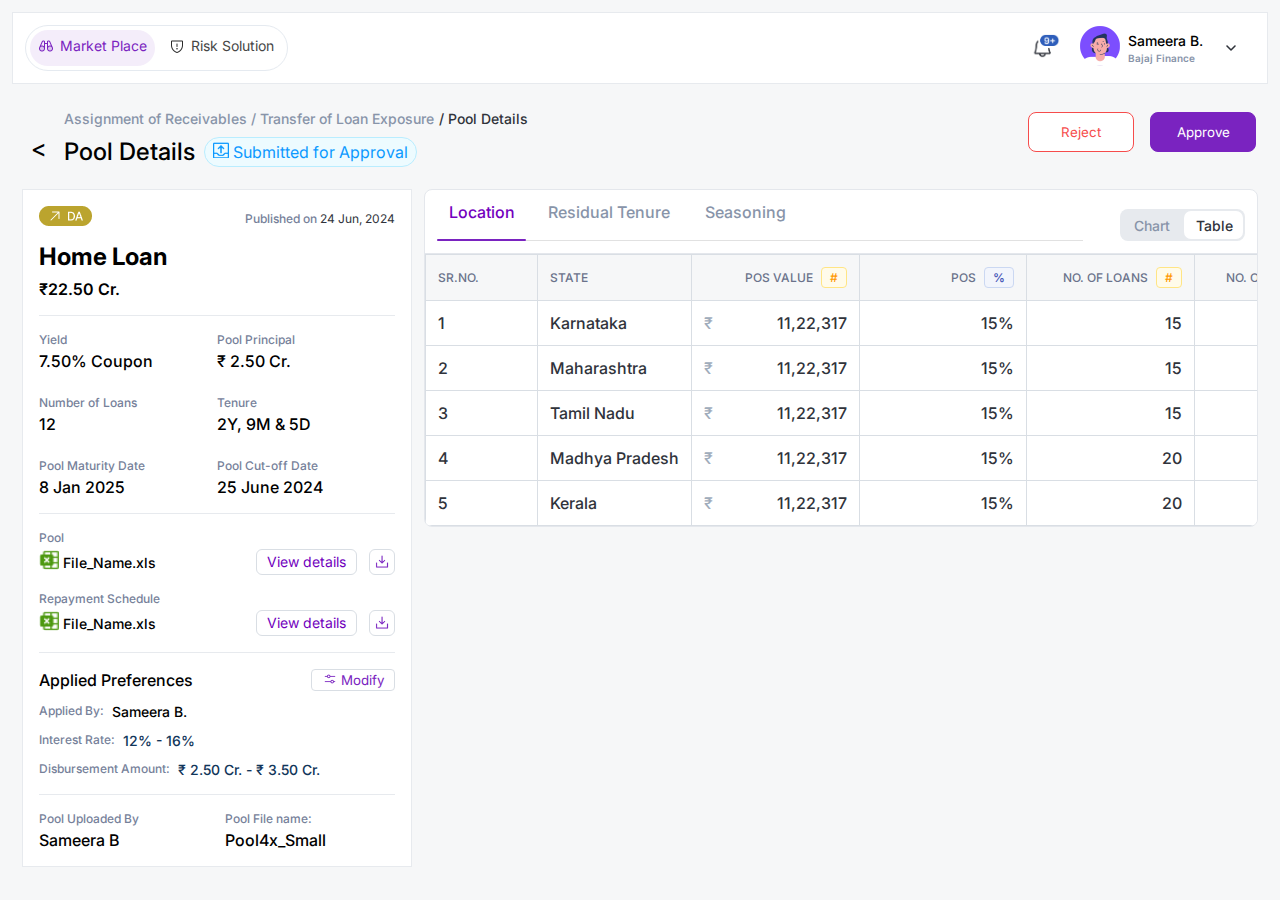
<file: index.html>
<!DOCTYPE html>
<html lang="en">

<head>
    <meta charset="UTF-8">
    <meta name="viewport" content="width=device-width, initial-scale=1.0">
    <link
        href="https://fonts.googleapis.com/css2?family=Inter:ital,opsz,wght@0,14..32,100..900;1,14..32,100..900&display=swap"
        rel="stylesheet">
    <link rel="stylesheet" href="style.css">
    <title>Loan Page</title>
</head>

<body>
    <div class="container">
        <div class="navbar">
            <div class="nav__switch">
                <div class="nav__switch1">
                    <div class="switch1__icon"><img src="img/Frame (1).png" alt="marketplace"></div>
                    <div class="switch1__name">Market Place</div>
                </div>
                <div class="nav__switch2">
                    <div class="switch2__icon"><img src="img/warn.png" alt="warn"></div>
                    <div class="switch2__name">Risk Solution</div>
                </div>
            </div>

            <div class="nav__profile">

                <div class="profile__bell">
                    <img src="img/Group 33968.png" alt="bell">
                </div>

                <div class="profile">
                    <div class="profile__pic">
                        <img src="img/Ellipse 132 (1).png" alt="profile">
                    </div>
                    <div class="profile__details">
                        <div class="profile__info">
                            <div class="profile__name">Sameera B.</div>
                            <div class="profile__company">Bajaj Finance</div>
                        </div>
                        <div class="profile__hamburger"><img src="img/hamburger icon.png" alt="hambicon"></div>
                        <div class="profile__downarrow"><img src="img/tabler_chevron-up.png" alt="downsymbol"></div>
                    </div>
                </div>
            </div>
        </div>

        <div class="panel__loan__table">
            <div class="panel">
                <div class="panel__section">
                    <div class="panel__section--names">
                        <div>Assignment of Receivables / Transfer of Loan Exposure </div>
                        <div class="panel__pooldetails">/ Pool Details</div>
                    </div>
                    <div class="section__pooldetail">
                        <div class="section__name--pool">
                            <div class="section__name--sym">&lt;</div>
                            <div class="section__name--text"> Pool Details </div>
                        </div>
                        <div class="section__upload">
                            <div class="upload__icon"><img src="img/picupload.png" alt="picupload"></div>
                            <div class="upload__name">Submitted for Approval</div>
                        </div>

                    </div>
                </div>

                <div class="panel__buttons">
                    <div class="button__reject"><button>Reject</button></div>
                    <div class="button__approve"><button>Approve</button></div>
                </div>
            </div>
            <!-- </div> -->

            <!-- home loan box -->

            <div class="loanandtable">
                <div class="homeloan__box">
                    <div class="box">
                        <div class="box1">
                            <div class="box1__img">
                                <img src="img/Tag-Review.png" alt="boximage">
                            </div>
                            <div class="box1__pub"> Published on <span class="box1__date"
                                    style="color:rgb(48, 51, 59);"> 24 Jun,
                                    2024</span>
                            </div>
                        </div>
                        <div class="box2">
                            <h2 class="box2__title">Home Loan</h2>
                            <span class="box2__title__amount">₹22.50 Cr.</span>
                        </div>
                    </div>
                    <div class="line"></div>
                    <div class="box3">
                        <div class="box3__item">
                            <!-- <div class="box3__item--space"> -->
                            <div class="box3__data">Yield</div>
                            <div class="box3__value"> 7.50% Coupon</div>
                            <!-- </div> -->
                        </div>
                        <div class="box3__item">
                            <div class="box3__data"> Pool Principal </div>
                            <div class="box3__value">₹ 2.50 Cr.</div>
                        </div>
                        <div class="box3__item">
                            <div class="box3__data">Number of Loans </div>
                            <div class="box3__value">12</div>
                        </div>
                        <div class="box3__item">
                            <div class="box3__data">Tenure</div>
                            <div class="box3__value">2Y, 9M & 5D</div>
                        </div>
                        <div class="box3__item">
                            <div class="box3__data">Pool Maturity Date</div>
                            <div class="box3__value">8 Jan 2025</div>
                        </div>
                        <div class="box3__item">
                            <div class="box3__data">Pool Cut-off Date</div>
                            <div class="box3__value">25 June 2024</div>
                        </div>
                    </div>
                    <!-- <hr> -->
                    <div class="line"></div>

                    <div class="box4">
                        <div class="box4__title">Pool</div>

                        <div class="box4__title--folder">
                            <div class="box4__folder">
                                <span class="box4__folder--img"><img src="img/Vector (1).png" alt="box4__img1"></span>
                                <span class="box4__folder--file">File_Name.xls</span>
                            </div>
                            <div class="box4__folderbtn">
                                <button class="box4__btn--viewbtn">View details</button>
                                <button class="box4__btn--img"> <img src="img/down.png" alt="downloadimage"></button>
                            </div>
                        </div>
                    </div>

                    <div class="box4">
                        <div class="box4__title">Repayment Schedule</div>
                        <div class="box4__title--folder">
                            <div class="box4__folder">
                                <span class="box4__folder--img"><img src="img/Vector (1).png" alt="excel icon"></span>
                                <span class="box4__folder--file">File_Name.xls</span>
                            </div>

                            <div class="box4__folderbtn">
                                <button class="box4__btn--viewbtn">View details</button>
                                <button class="box4__btn--img"><img src="img/down.png" alt="download"></button>
                            </div>
                        </div>
                    </div>
                    <div class="line"></div>

                    <div class="box5">
                        <!-- <div class="box5__modify--details"></div> -->
                        <div class="box5__text--modify">
                            <div class="box5__text">Applied Preferences</div>
                            <!-- <div class="box5__modify--btn"> -->
                                <div class="box5__btn">
                                    <button>
                                        <div class="box5__btn--textimg">
                                        <div class="box5__btn--img"><img src="img/SlidersHorizontal.png"
                                                alt="adjusimg"></div>
                                        <div class="box5__btn--text">Modify</div> </div> </button>


                                    <!-- <div class="box5__btn--img"><img src="SlidersHorizontal.png" alt="adjusimg"></div>
                                    <div class="box5__btn--text">Modify</div> -->
                                </div>
                            <!-- </div> -->
                        </div>
                        <div class="box5__details">
                            <div class="box5__details--data">
                                <div class="box5__details--que">Applied By:</div>
                                <div class="box5__details--ans"> Sameera B.</div>
                            </div>
                            <div class="box5__details--data">
                                <div class="box5__details--que"> Interest Rate:</div>
                                <div class="box5__details--ans"> <span style="color: rgba(17, 54, 90, 1);">12% -
                                        16%</span></div>
                            </div>
                            <div class="box5__details--data">
                                <div class="box5__details--que">Disbursement Amount:</div>
                                <div class="box5__details--ans"><span style="color: rgba(17, 54, 90, 1);">₹ 2.50 Cr. - ₹
                                        3.50
                                        Cr.</span></div>
                            </div>
                        </div>
                        

                    </div>
                    <div class="line"></div>

                    <div class="box6">
                        <div class="box6__details">
                            <div class="box6__details--que">Pool Uploaded By</div>
                            <div class="box6__details--ans">Sameera B</div>
                        </div>
                        <div class="box6__details">
                            <div class="box6__details--que">Pool File name:</div>
                            <div class="box6__details--ans">Pool4x_Small</div>
                        </div>
                    </div>

                </div>

                <!-- table box -->

                <div class="total__tablebox">
                    <div class="box1__tablebox">
                        <div class="box1__title">
                            <div class="box1__title1">
                                <div class="box1__title1--loc"> Location </div>
                                <div class="locationline"></div>
                            </div>

                            <div class="box1__title2">Residual Tenure</div>
                            <div class="box1__title3">Seasoning</div>
                        </div>

                        <div class="box1__switch-box">
                            <button class="chart-btn">Chart</button>
                            <button class="table-btn">Table</button>
                        </div>

                    </div>
                    <div class="box2__table">
                        <table>
                            <tr>
                                <th class="th1">
                                    <div class="leftalign">SR.NO.</div>
                                </th>
                                <th class="th2">
                                    <div class="state"> STATE</div>
                                </th>

                                <th class="th3">
                                    <div class="box2__hashdiv">
                                        <div class="hash__value">POS VALUE </div>
                                        <div class="hash__symbol">#</div>
                                    </div>
                                </th>

                                <th class="th4">
                                    <div class="box2__percentdiv">
                                        <div class="percent__value">POS</div>
                                        <div class="percent__symbol">%</div>
                                    </div>
                                </th>
                                <th class="th5">
                                    <div class="box2__hashdiv">
                                        <div class="hash__value">NO. OF LOANS </div>
                                        <div class="hash__symbol">#</div>
                                    </div>
                                </th>
                                <th class="th6">
                                    <div class="box2__percentdiv">
                                        <div class="percent__value">NO. OF LOANS
                                        </div>
                                        <div class="percent__symbol">%</div>
                                    </div>
                                </th>
                            </tr>
                            <tr>
                                <td class="leftalign">
                                    <div class="sno">1</div>
                                </td>
                                <td class="leftalign">
                                    <div class="state">Karnataka</div>
                                </td>
                                <td>
                                    <div class="box2__value">
                                        <div class="rs__symbol">₹</div>
                                        <div class="rate">11,22,317</div>
                                    </div>
                                </td>
                                <td>
                                    <div class="rightalign">15%</div>
                                </td>
                                <td>
                                    <div class="rightalign">15</div>
                                </td>
                                <td>
                                    <div class="rightalign">32.65%</div>
                                </td>
                            </tr>
                            <tr>
                                <td>
                                    <div class="leftalign">
                                        <div class="sno">2</div>
                                    </div>
                                </td>
                                <td class="leftalign">
                                    <div class="state">Maharashtra</div>
                                </td>
                                <td>
                                    <div class="box2__value">
                                        <div class="rs__symbol">₹</div>
                                        <div class="rate">11,22,317</div>
                                    </div>
                                </td>
                                <td>
                                    <div class="rightalign">15%</div>
                                </td>
                                <td>
                                    <div class="rightalign">15</div>
                                </td>
                                <td>
                                    <div class="rightalign">32.65%</div>
                                </td>
                            </tr>
                            <tr>
                                <td>
                                    <div class="leftalign">
                                        <div class="sno">3</div>
                                    </div>
                                </td>
                                <td class="leftalign">
                                    <div class="state">Tamil Nadu</div>
                                </td>
                                <td>
                                    <div class="box2__value">
                                        <div class="rs__symbol">₹</div>
                                        <div class="rate">11,22,317</div>
                                    </div>
                                </td>
                                <td>
                                    <div class="rightalign">15%</div>
                                </td>
                                <td>
                                    <div class="rightalign">15</div>
                                </td>
                                <td>
                                    <div class="rightalign">32.65%</div>
                                </td>
                            </tr>
                            <tr>
                                <td>
                                    <div class="leftalign">
                                        <div class="sno">4</div>
                                    </div>
                                </td>
                                <td class="leftalign">
                                    <div class="state">Madhya Pradesh</div>
                                </td>
                                <td>
                                    <div class="box2__value">
                                        <div class="rs__symbol">₹</div>
                                        <div class="rate">11,22,317</div>
                                    </div>
                                </td>
                                <td>
                                    <div class="rightalign">15%</div>
                                </td>
                                <td>
                                    <div class="rightalign">20</div>
                                </td>
                                <td>
                                    <div class="rightalign">32.65%</div>
                                </td>
                            </tr>
                            <tr>
                                <td>
                                    <div class="leftalign">
                                        <div class="sno">5</div>
                                    </div>
                                </td>
                                <td class="leftalign">
                                    <div class="state">Kerala</div>
                                </td>
                                <td>
                                    <div class="box2__value">
                                        <div class="rs__symbol">₹</div>
                                        <div class="rate">11,22,317</div>
                                    </div>
                                </td>
                                <td>
                                    <div class="rightalign">15%</div>
                                </td>
                                <td>
                                    <div class="rightalign">20</div>
                                </td>
                                <td>
                                    <div class="rightalign">32.65%</div>
                                </td>
                            </tr>
                        </table>
                    </div>
                </div>
            </div>
        </div>
    </div>
</body>

</html>

</body>

</html>
</file>
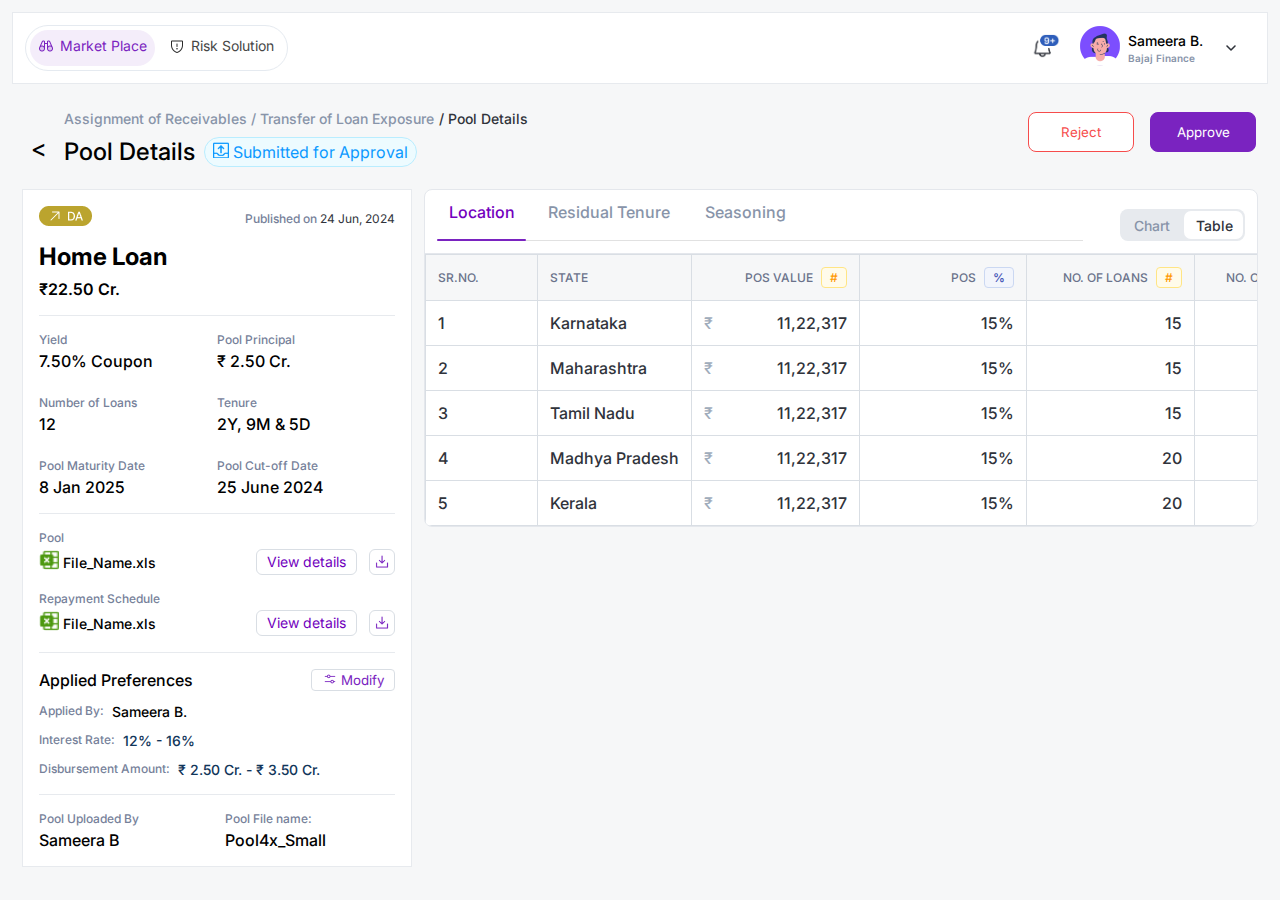
<file: task5.html>
<!DOCTYPE html>
<html lang="en">

<head>
    <meta charset="UTF-8">
    <meta name="viewport" content="width=device-width, initial-scale=1.0">
    <link
        href="https://fonts.googleapis.com/css2?family=Inter:ital,opsz,wght@0,14..32,100..900;1,14..32,100..900&display=swap"
        rel="stylesheet">
    <link rel="stylesheet" href="task5.css">
    <title>task5</title>
</head>

<body>
    <div class="container">
        <div class="navbar">
            <div class="nav__switch">
                <div class="nav__switch1">
                    <div class="switch1__icon"><img src="img/Frame (1).png" alt="marketplace"></div>
                    <div class="switch1__name">Market Place</div>
                </div>
                <div class="nav__switch2">
                    <div class="switch2__icon"><img src="img/warn.png" alt="warn"></div>
                    <div class="switch2__name">Risk Solution</div>
                </div>
            </div>

            <div class="nav__profile">

                <div class="profile__bell">
                    <img src="img/Group 33968.png" alt="bell">
                </div>

                <div class="profile">
                    <div class="profile__pic">
                        <img src="img/Ellipse 132 (1).png" alt="profile">
                    </div>
                    <div class="profile__details">
                        <div class="profile__info">
                            <div class="profile__name">Sameera B.</div>
                            <div class="profile__company">Bajaj Finance</div>
                        </div>
                        <div class="profile__hamburger"><img src="img/hamburger icon.png" alt="hambicon"></div>
                        <div class="profile__downarrow"><img src="img/tabler_chevron-up.png" alt="downsymbol"></div>
                    </div>
                </div>
            </div>
        </div>

        <div class="panel__loan__table">
            <div class="panel">
                <div class="panel__section">
                    <div class="panel__section--names">
                        <div>Assignment of Receivables / Transfer of Loan Exposure </div>
                        <div class="panel__pooldetails">/ Pool Details</div>
                    </div>
                    <div class="section__pooldetail">
                        <div class="section__name--pool">
                            <div class="section__name--sym">&lt;</div>
                            <div class="section__name--text"> Pool Details </div>
                        </div>
                        <div class="section__upload">
                            <div class="upload__icon"><img src="img/picupload.png" alt="picupload"></div>
                            <div class="upload__name">Submitted for Approval</div>
                        </div>

                    </div>
                </div>

                <div class="panel__buttons">
                    <div class="button__reject"><button>Reject</button></div>
                    <div class="button__approve"><button>Approve</button></div>
                </div>
            </div>
            <!-- </div> -->

            <!-- home loan box -->

            <div class="loanandtable">
                <div class="homeloan__box">
                    <div class="box">
                        <div class="box1">
                            <div class="box1__img">
                                <img src="img/Tag-Review.png" alt="boximage">
                            </div>
                            <div class="box1__pub"> Published on <span class="box1__date"
                                    style="color:rgb(48, 51, 59);"> 24 Jun,
                                    2024</span>
                            </div>
                        </div>
                        <div class="box2">
                            <h2 class="box2__title">Home Loan</h2>
                            <span class="box2__title__amount">₹22.50 Cr.</span>
                        </div>
                    </div>
                    <div class="line"></div>
                    <div class="box3">
                        <div class="box3__item">
                            <!-- <div class="box3__item--space"> -->
                            <div class="box3__data">Yield</div>
                            <div class="box3__value"> 7.50% Coupon</div>
                            <!-- </div> -->
                        </div>
                        <div class="box3__item">
                            <div class="box3__data"> Pool Principal </div>
                            <div class="box3__value">₹ 2.50 Cr.</div>
                        </div>
                        <div class="box3__item">
                            <div class="box3__data">Number of Loans </div>
                            <div class="box3__value">12</div>
                        </div>
                        <div class="box3__item">
                            <div class="box3__data">Tenure</div>
                            <div class="box3__value">2Y, 9M & 5D</div>
                        </div>
                        <div class="box3__item">
                            <div class="box3__data">Pool Maturity Date</div>
                            <div class="box3__value">8 Jan 2025</div>
                        </div>
                        <div class="box3__item">
                            <div class="box3__data">Pool Cut-off Date</div>
                            <div class="box3__value">25 June 2024</div>
                        </div>
                    </div>
                    <!-- <hr> -->
                    <div class="line"></div>

                    <div class="box4">
                        <div class="box4__title">Pool</div>

                        <div class="box4__title--folder">
                            <div class="box4__folder">
                                <span class="box4__folder--img"><img src="img/Vector (1).png" alt="box4__img1"></span>
                                <span class="box4__folder--file">File_Name.xls</span>
                            </div>
                            <div class="box4__folderbtn">
                                <button class="box4__btn--viewbtn">View details</button>
                                <button class="box4__btn--img"> <img src="img/down.png" alt="downloadimage"></button>
                            </div>
                        </div>
                    </div>

                    <div class="box4">
                        <div class="box4__title">Repayment Schedule</div>
                        <div class="box4__title--folder">
                            <div class="box4__folder">
                                <span class="box4__folder--img"><img src="img/Vector (1).png" alt="excel icon"></span>
                                <span class="box4__folder--file">File_Name.xls</span>
                            </div>

                            <div class="box4__folderbtn">
                                <button class="box4__btn--viewbtn">View details</button>
                                <button class="box4__btn--img"><img src="img/down.png" alt="download"></button>
                            </div>
                        </div>
                    </div>
                    <div class="line"></div>

                    <div class="box5">
                        <!-- <div class="box5__modify--details"></div> -->
                        <div class="box5__text--modify">
                            <div class="box5__text">Applied Preferences</div>
                            <!-- <div class="box5__modify--btn"> -->
                                <div class="box5__btn">
                                    <button>
                                        <div class="box5__btn--textimg">
                                        <div class="box5__btn--img"><img src="img/SlidersHorizontal.png"
                                                alt="adjusimg"></div>
                                        <div class="box5__btn--text">Modify</div> </div> </button>


                                    <!-- <div class="box5__btn--img"><img src="SlidersHorizontal.png" alt="adjusimg"></div>
                                    <div class="box5__btn--text">Modify</div> -->
                                </div>
                            <!-- </div> -->
                        </div>
                        <div class="box5__details">
                            <div class="box5__details--data">
                                <div class="box5__details--que">Applied By:</div>
                                <div class="box5__details--ans"> Sameera B.</div>
                            </div>
                            <div class="box5__details--data">
                                <div class="box5__details--que"> Interest Rate:</div>
                                <div class="box5__details--ans"> <span style="color: rgba(17, 54, 90, 1);">12% -
                                        16%</span></div>
                            </div>
                            <div class="box5__details--data">
                                <div class="box5__details--que">Disbursement Amount:</div>
                                <div class="box5__details--ans"><span style="color: rgba(17, 54, 90, 1);">₹ 2.50 Cr. - ₹
                                        3.50
                                        Cr.</span></div>
                            </div>
                        </div>
                        

                    </div>
                    <div class="line"></div>

                    <div class="box6">
                        <div class="box6__details">
                            <div class="box6__details--que">Pool Uploaded By</div>
                            <div class="box6__details--ans">Sameera B</div>
                        </div>
                        <div class="box6__details">
                            <div class="box6__details--que">Pool File name:</div>
                            <div class="box6__details--ans">Pool4x_Small</div>
                        </div>
                    </div>

                </div>

                <!-- table box -->

                <div class="total__tablebox">
                    <div class="box1__tablebox">
                        <div class="box1__title">
                            <div class="box1__title1">
                                <div class="box1__title1--loc"> Location </div>
                                <div class="locationline"></div>
                            </div>

                            <div class="box1__title2">Residual Tenure</div>
                            <div class="box1__title3">Seasoning</div>
                        </div>

                        <div class="box1__switch-box">
                            <button class="chart-btn">Chart</button>
                            <button class="table-btn">Table</button>
                        </div>

                    </div>
                    <div class="box2__table">
                        <table>
                            <tr>
                                <th class="th1">
                                    <div class="leftalign">SR.NO.</div>
                                </th>
                                <th class="th2">
                                    <div class="state"> STATE</div>
                                </th>

                                <th class="th3">
                                    <div class="box2__hashdiv">
                                        <div class="hash__value">POS VALUE </div>
                                        <div class="hash__symbol">#</div>
                                    </div>
                                </th>

                                <th class="th4">
                                    <div class="box2__percentdiv">
                                        <div class="percent__value">POS</div>
                                        <div class="percent__symbol">%</div>
                                    </div>
                                </th>
                                <th class="th5">
                                    <div class="box2__hashdiv">
                                        <div class="hash__value">NO. OF LOANS </div>
                                        <div class="hash__symbol">#</div>
                                    </div>
                                </th>
                                <th class="th6">
                                    <div class="box2__percentdiv">
                                        <div class="percent__value">NO. OF LOANS
                                        </div>
                                        <div class="percent__symbol">%</div>
                                    </div>
                                </th>
                            </tr>
                            <tr>
                                <td class="leftalign">
                                    <div class="sno">1</div>
                                </td>
                                <td class="leftalign">
                                    <div class="state">Karnataka</div>
                                </td>
                                <td>
                                    <div class="box2__value">
                                        <div class="rs__symbol">₹</div>
                                        <div class="rate">11,22,317</div>
                                    </div>
                                </td>
                                <td>
                                    <div class="rightalign">15%</div>
                                </td>
                                <td>
                                    <div class="rightalign">15</div>
                                </td>
                                <td>
                                    <div class="rightalign">32.65%</div>
                                </td>
                            </tr>
                            <tr>
                                <td>
                                    <div class="leftalign">
                                        <div class="sno">2</div>
                                    </div>
                                </td>
                                <td class="leftalign">
                                    <div class="state">Maharashtra</div>
                                </td>
                                <td>
                                    <div class="box2__value">
                                        <div class="rs__symbol">₹</div>
                                        <div class="rate">11,22,317</div>
                                    </div>
                                </td>
                                <td>
                                    <div class="rightalign">15%</div>
                                </td>
                                <td>
                                    <div class="rightalign">15</div>
                                </td>
                                <td>
                                    <div class="rightalign">32.65%</div>
                                </td>
                            </tr>
                            <tr>
                                <td>
                                    <div class="leftalign">
                                        <div class="sno">3</div>
                                    </div>
                                </td>
                                <td class="leftalign">
                                    <div class="state">Tamil Nadu</div>
                                </td>
                                <td>
                                    <div class="box2__value">
                                        <div class="rs__symbol">₹</div>
                                        <div class="rate">11,22,317</div>
                                    </div>
                                </td>
                                <td>
                                    <div class="rightalign">15%</div>
                                </td>
                                <td>
                                    <div class="rightalign">15</div>
                                </td>
                                <td>
                                    <div class="rightalign">32.65%</div>
                                </td>
                            </tr>
                            <tr>
                                <td>
                                    <div class="leftalign">
                                        <div class="sno">4</div>
                                    </div>
                                </td>
                                <td class="leftalign">
                                    <div class="state">Madhya Pradesh</div>
                                </td>
                                <td>
                                    <div class="box2__value">
                                        <div class="rs__symbol">₹</div>
                                        <div class="rate">11,22,317</div>
                                    </div>
                                </td>
                                <td>
                                    <div class="rightalign">15%</div>
                                </td>
                                <td>
                                    <div class="rightalign">20</div>
                                </td>
                                <td>
                                    <div class="rightalign">32.65%</div>
                                </td>
                            </tr>
                            <tr>
                                <td>
                                    <div class="leftalign">
                                        <div class="sno">5</div>
                                    </div>
                                </td>
                                <td class="leftalign">
                                    <div class="state">Kerala</div>
                                </td>
                                <td>
                                    <div class="box2__value">
                                        <div class="rs__symbol">₹</div>
                                        <div class="rate">11,22,317</div>
                                    </div>
                                </td>
                                <td>
                                    <div class="rightalign">15%</div>
                                </td>
                                <td>
                                    <div class="rightalign">20</div>
                                </td>
                                <td>
                                    <div class="rightalign">32.65%</div>
                                </td>
                            </tr>
                        </table>
                    </div>
                </div>
            </div>
        </div>
    </div>
</body>

</html>

</body>

</html>
</file>
<file: style.css>
* {
    padding: 0;
    margin: 0;
    font-family: "Inter", sans-serif;
    box-sizing: border-box;
}

body {
    background-color: rgb(246, 247, 248);
}

.container {
    display: flex;
    flex-direction: column;
    gap: 16px;
    background-color: rgb(246, 247, 248);
    padding: 12px;
}

.navbar {
    display: flex;
    /* flex-wrap: wrap; */
    justify-content: space-between;
    align-items: center;
    border: 1px solid rgb(231, 234, 238);
    padding: 12px 24px 12px 12px;
    gap: 10px;
    background-color: rgb(255, 255, 255);
}

.nav__switch {
    display: flex;
    gap: 5px;
    /* min-width: 263px; */
    width: 263px;
    justify-content: space-between;
    align-items: center;
    border: 1px solid rgb(229, 234, 240);
    border-radius: 36px;
    padding: 4px;
}

.nav__switch1 {
    display: flex;
    /* align-items: center; */
    gap: 6px;
    border-radius: 28px;
    background-color: rgb(244, 237, 250);
    padding: 8px;
    flex-grow: 1;
    width: 125px;
    justify-content: center;
}

.switch1__icon img {
    width: 16px;
    height: 16px;
    background-color: rgb(244, 237, 250);
}

.switch1__name {
    color: rgba(122, 35, 192, 1);
    font-weight: 400;
    font-size: 14px;
    line-height: 16px;
    width: 87px;
}

.nav__switch2 {
    display: flex;
    /* align-items: center; */
    gap: 6px;
    border-radius: 16px;
    padding: 8px;
    flex-grow: 1;
    justify-content: center;
    width: 123px;
}

.switch2__icon img {
    width: 16px;
    height: 16px;
}

.switch2__name {
    color: rgb(70, 70, 70);
    font-weight: 400;
    font-size: 14px;
    line-height: 16px;
}

.nav__profile {
    display: flex;
    align-items: center;
    gap: 20px;
}

.profile__bell img {
    width: 29.5px;
    height: 26px;
}

.profile {
    display: flex;
    align-items: center;
    gap: 8px;
}

.profile__pic img {
    width: 40px;
    height: 40px;
}

.profile__details {
    display: flex;
    align-items: center;
    gap: 16px;
}

.profile__info {
    display: flex;
    flex-direction: column;
    gap: 4px;
}

.profile__name {
    font-weight: 500;
    font-size: 14px;
    line-height: 16px;
}

.profile__company {
    color: rgb(136, 148, 169);
    font-weight: 600;
    font-size: 10px;
    line-height: 100%;
}

.profile__hamburger {
    display: none;
}

.profile__hamburger img {
    width: 20px;
    height: 20px;
}

.profile__downarrow {
    display: flex;
    align-items: center;
    padding: 6px 4px;
    border-radius: 18px;
}

.profile__downarrow img {
    width: 16px;
    height: 16px;
}

.panel {
    display: flex;
    flex-wrap: wrap;
    justify-content: space-between;
    gap: 16px;
    padding: 12px;
}

.panel__section {
    display: flex;
    flex-direction: column;
    gap: 11px;
}

.panel__section--names {
    display: flex;
    flex-wrap: wrap;
    gap: 5px;
    color: rgba(136, 148, 169, 1);
    font-weight: 500;
    font-size: 14px;
    line-height: 100%;
    padding-left: 40px;
}

.panel__pooldetails {
    color: rgba(48, 51, 59, 1);
}

.section__pooldetail {
    display: flex;
    flex-wrap: wrap;
    gap: 9px;
    align-items: center;
}

.section__name--pool {
    display: flex;
    align-items: center;
    gap: 24px;
}

.section__name--sym {
    color: rgba(0, 0, 0, 1);
    font-size: 24px;
    font-weight: 500;
    position: relative;
    top: -4px;
    left: 6.75px;
}

.section__name--text {
    font-weight: 500;
    font-size: 24px;
    line-height: 100%;
}

.section__upload {
    display: flex;
    align-items: center;
    border: 1px solid rgb(185, 237, 255);
    background-color: rgb(237, 251, 255);
    border-radius: 20px;
    padding: 4px 8px;
    gap: 4px;
}

.upload__icon img {
    width: 16px;
    height: 16px;
}

.upload__name {
    color: rgba(11, 153, 255, 1);
}

.panel__buttons {
    display: flex;
    gap: 16px;
    width: 100%;
    max-width: 228px;
}

.button__reject button {
    width: 106px;
    height: 40px;
    border: 1px solid rgba(246, 76, 76, 1);
    color: rgba(246, 76, 76, 1);
    border-radius: 8px;
    padding: 8px;
    background-color: rgb(255, 255, 255);
}

.button__approve button {
    width: 106px;
    height: 40px;
    border: 1px solid rgba(122, 35, 192, 1);
    border-radius: 8px;
    padding: 8px;
    color: rgba(255, 255, 255, 1);
    background-color: rgba(122, 35, 192, 1);
}

.loanandtable {
    display: flex;
    flex-wrap: wrap;
    gap: 12px;
    padding: 10px;
}

.homeloan__box {
    display: flex;
    flex-direction: column;
    border: 1px solid rgba(231, 234, 238, 1);
    background-color: rgb(255, 255, 255);
    gap: 16px;
    padding: 16px;
    flex: 1 1 356px;
}

.box {
    display: flex;
    flex-direction: column;
    gap: 12px;
}

.box1 {
    display: flex;
    justify-content: space-between;
    align-items: center;
    flex-wrap: wrap;
    gap: 12px;
}

.box1__img img {
    max-width: 100%;
    height: auto;
}

.box1__pub {
    color: rgb(118, 129, 154);
    font-weight: 500;
    font-size: 12px;
}

.box1__date {
    font-weight: 400;
    font-size: 12px;
}

.box2 {
    display: flex;
    flex-direction: column;
    gap: 8px;
}

.box2__title__amount {
    font-weight: 600;
}

.line {
    border-top: 1px solid rgba(231, 234, 238, 1);
}

.box3 {
    display: flex;
    flex-wrap: wrap;
    row-gap: 24px;
}

.box3__item {
    display: flex;
    flex-direction: column;
    row-gap: 4px;
    /* flex: 1 1 45%; */

    justify-content: space-between;
    flex-basis: 50%;
}

.box3__data {
    font-weight: 500;
    font-size: 12px;
    color: rgb(118, 129, 154);
}

.box3__value {
    font-weight: 500;
    font-size: 16px;
}

.box4 {
    display: flex;
    flex-direction: column;
    gap: 4px;
}

.box4__title {
    color: rgba(118, 129, 154, 1);
    font-weight: 500;
    font-size: 12px;
}

.box4__title--folder {
    display: flex;
    flex-wrap: wrap;
    justify-content: space-between;
    align-items: center;
    gap: 8px;
}

.box4__folder {
    display: flex;
    align-items: center;
    gap: 4px;
}

.box4__folder--img img {
    width: 20px;
    height: 20px;
}

.box4__folder--file {
    font-weight: 500;
    font-size: 14px;
}

.box4__folderbtn {
    display: flex;
    gap: 12px;
}

.box4__btn--viewbtn,
.box4__btn--img {
    /* height: 24px; */
    border: 1px solid rgb(217, 222, 228);
    border-radius: 6px;
    padding: 4px 10px;
    background-color: white;
    font-weight: 400;
    font-size: 14px;
    line-height: 16px;
    display: flex;
    align-items: center;
    justify-content: center;
}

.box4__btn--viewbtn {
    color: rgb(113, 0, 189);
}

.box4__btn--img {
    padding: 4px;
}

.box4__btn--img img {
    width: 16px;
    height: 16px;
}

.box5 {
    display: flex;
    flex-direction: column;
    gap: 12px;
}

.box5__text--modify {
    display: flex;
    flex-wrap: wrap;
    justify-content: space-between;
    align-items: center;
    gap: inherit;
}

.box5__text {
    font-weight: 500;
    font-size: 16px;
}

.box5__btn button {
    display: flex;
    align-items: center;
    justify-content: center;
    gap: 4px;
    width: 84px;
    height: 22px;
    border: 1px solid rgb(217, 222, 228);
    border-radius: 4px;
    background-color: rgb(255, 255, 255);
    padding: 3px 4px;
}

.box5__btn--img img {
    width: 14px;
    height: 14px;
}

.box5__btn--text {
    color: rgba(122, 35, 192, 1);
}

.box5__btn--textimg {
    display: flex;
    gap: 4px;
}


/* .box5__modify--details{
    display: flex;
    flex-direction: column;
    gap: 12px;
} */

.box5__details {
    display: flex;
    flex-direction: column;
    gap: 12px;
}

.box5__details--data {
    display: flex;
    flex-wrap: wrap;
    gap: 8px;
}

.box5__details--que {
    font-weight: 500;
    font-size: 12px;
    color: rgb(118, 129, 154);
}

.box5__details--ans {
    font-weight: 500;
    font-size: 14px;
}

.box6 {
    display: flex;
    flex-wrap: wrap;
    gap: 16px;
}

.box6__details {
    display: flex;
    flex-direction: column;
    row-gap: 4px;
    flex: 1 1 45%;
}

.box6__details--que {
    font-weight: 500;
    font-size: 12px;
    color: rgb(118, 129, 154);
}

.box6__details--ans {
    font-weight: 500;
    font-size: 16px;
}

.total__tablebox {
    display: flex;
    flex-direction: column;
    height: fit-content;
    /* height: auto; */
    background-color: rgb(255, 255, 255);
    border: 1px solid rgb(228, 231, 236);
    border-radius: 8px;
    /* overflow: hidden; */
    overflow: auto;
    flex: 1 1 800px;
}

.box1__tablebox {
    display: flex;
    justify-content: space-between;
    align-items: flex-end;
    padding: 12px;
    border-bottom: 1px solid rgb(228, 231, 236);
    /* flex-wrap: wrap; */
    column-gap: 37px;
}

.box1__title {
    display: flex;
    gap: 9.48px;
    border-bottom: 1px solid rgb(225, 225, 225);
    padding-bottom: 12px;
    flex-wrap: wrap;
    width: 100%;
}

.box1__title1 {
    display: flex;
    flex-direction: column;
    align-items: center;
    gap: 4px;
}

.box1__title1--loc {
    color: rgb(115, 0, 190);
    font-weight: 500;
    font-size: 16px;
}

.locationline {
    position: relative;
    top: 13px;
    width: 89px;
    height: 2px;
    background-color: rgba(122, 35, 192, 1);
    border-radius: 4px;
}

.box1__title2,
.box1__title3 {
    color: rgb(136, 148, 169);
    font-weight: 500;
    font-size: 16px;
    padding: 0 12.64px;
}

.box1__switch-box {
    display: flex;
    align-items: center;
    justify-content: space-between;
    width: 125px;
    height: 32px;
    background: rgba(231, 234, 238, 1);
    border-radius: 8px;
    padding: 2px;
    box-sizing: border-box;
    gap: 2px;
}

.chart-btn,
.table-btn {
    border: none;
    border-radius: 7px;
    height: 28px;
    font-weight: 500;
    font-size: 14px;
    padding: 6px 12px;
    /* cursor: pointer; */
}

.chart-btn {
    width: 61px;
    /* background-color: rgb(231, 234, 238); */
    /* color: rgb(136, 148, 169); */
    padding: 6px 12px;
    background-color: transparent;
    color: rgb(136, 148, 169);
}

.table-btn {
    width: 59px;
    background-color: rgba(255, 255, 255, 1);
    color: rgba(48, 51, 59, 1);
}

.box2__table {
    width: 100%;
    overflow-x: auto;
}

table {
    border-collapse: collapse;
    width: 100%;
    min-width: 700px;
}

th,
td {
    border: 1px solid rgb(217, 222, 228);
    padding: 12px;
    text-align: left;
    white-space: nowrap;
}

th {
    color: rgb(106, 114, 139);
    background-color: rgb(246, 247, 248);
    font-weight: 500;
    font-size: 12px;
}

td {
    color: rgba(48, 51, 59, 1);
    background-color: rgb(255, 255, 255);
    font-weight: 500;
}

th.th1 {
    width: 87px;
}

td .sno {
    display: flex;
    width: 100%;
}

.box2__hashdiv,
.box2__percentdiv {
    display: flex;
    justify-content: flex-end;
    align-items: center;
    gap: 8px;
    width: 142.6px;
    /* height: 44px; */
}

.hash__symbol {
    border: 1px solid rgb(255, 229, 133);
    color: rgb(255, 152, 0);
    background-color: rgb(255, 251, 234);
    border-radius: 4px;
    padding: 2px 8px;
}

.percent__symbol {
    border: 1px solid rgb(203, 216, 242);
    color: rgb(63, 81, 181);
    background-color: rgb(242, 245, 252);
    border-radius: 4px;
    padding: 2px 8px;
}

.box2__value {
    display: flex;
    justify-content: space-between;
    align-items: center;
    gap: 5px;
}

.rs__symbol {
    color: rgb(159, 172, 187);
}

.leftalign {
    text-align: left;
    width: 87px;
}

.rightalign {
    text-align: right;
}

@media screen and (max-width: 768px) {
    .loanandtable {
        flex-direction: column;
    }

    .homeloan__box {
        width: 100%;
    }

    .total__tablebox {
        width: 100%;
    }

    .box1__tablebox {
        /* flex-direction: column; */
        align-items: stretch;
        /* overflow: auto; */
    }

    .box1__title {
        /* width: 100%; */
        width: auto;
        flex-wrap: nowrap;
        /* overflow: auto; */
    }

    .box1__switch-box {
        /* width: 100%; */
        justify-content: space-around;
    }

    .locationline {
        top: 13px;
    }


    /* .panel__section--names {
        padding-left: 0;
    } */
}

@media screen and (max-width: 576px) {

    .navbar {
        /* flex-wrap: wrap-reverse; */
        /* justify-content: center; */
        justify-content: space-between;
    }

    .nav__switch {
        /* width: 100%; */
        width: fit-content;
        height: 30px;
        height: fit-content;
    }

    .nav__switch1 {
        /* width: 50px; */
        width: fit-content;
    }

    .nav__switch2 {
        width: fit-content
    }

    .switch1__name {
        width: 27px;
        height: 15px;
        /* width: 24px; */
        overflow: hidden;
        /* text-overflow: ellipsis; */
    }

    .switch2__name {
        width: 20px;
        height: 15px;
        overflow: hidden;
        /* text-overflow: ellipsis; */
    }

    .nav__profile {
        /* width: 100%; */
        justify-content: center;
    }

    .profile__info {
        display: none;
    }

    .profile__hamburger {
        display: block;
    }

    .profile__details {
        gap: 8px;
    }

    .panel {
        flex-direction: column;
        align-items: flex-start;
        padding: 12px;
    }

    /* .panel__section--names {
        padding-left: 40px;
    } */

    .panel__buttons {
        width: 100%;
        max-width: unset;
        /* justify-content: space-between; */
    }

    .button__reject button,
    .button__approve button {
        flex-grow: 1;
        width: auto;
    }

    .section__pooldetail {
        flex-direction: column;
        align-items: flex-start;
        gap: 8px;
    }

    .section__name--pool {
        width: 100%;
    }

    .section__upload {
        /* width: 100%; */
        justify-content: center;
    }

    .box4__title--folder {
        /* flex-direction: column; */
        align-items: flex-start;
    }

    .box4__folderbtn {
        /* width: 100%; */
        justify-content: space-between;
    }

    .box4__btn--viewbtn,
    .box4__btn--img {
        flex-grow: 1;
    }

    .box1__tablebox {
        /* overflow: auto; */
        width: 100%;
        justify-items: space-between;
        /* flex-wrap: wrap; */
        gap: 15px;

    }
/* 
    .locationline {
        top: 26px;
        top: 13px;
    } */

    .total__tablebox {
        overflow: auto;
    }
    .box2__table{
        height: fit-content;
    }

    .box1__title1--loc {
        width: 27px;
        overflow: hidden;
        /* text-overflow: ellipsis; */
    }

    .box1__title2 {
        /* width: 47px; */
        width: 41px;
        height: 20px;
        overflow: hidden;
        /* text-overflow: ellipsis; */
    }

    .box1__title3 {

        width: 42px;
        overflow: hidden;
        /* text-overflow: ellipsis; */
    }
}



@media screen and (max-width: 400px) {

    .locationline {
        /* top: 26px; */
        width: -webkit-fill-available;
    }

    .box1__tablebox {
        width: 100%;
        flex-wrap: wrap;
    }
    
}
</file>
<file: task5.css>
* {
    padding: 0;
    margin: 0;
    font-family: "Inter", sans-serif;
    box-sizing: border-box;
}

body {
    background-color: rgb(246, 247, 248);
}

.container {
    display: flex;
    flex-direction: column;
    gap: 16px;
    background-color: rgb(246, 247, 248);
    padding: 12px;
}

.navbar {
    display: flex;
    /* flex-wrap: wrap; */
    justify-content: space-between;
    align-items: center;
    border: 1px solid rgb(231, 234, 238);
    padding: 12px 24px 12px 12px;
    gap: 10px;
    background-color: rgb(255, 255, 255);
}

.nav__switch {
    display: flex;
    gap: 5px;
    /* min-width: 263px; */
    width: 263px;
    justify-content: space-between;
    align-items: center;
    border: 1px solid rgb(229, 234, 240);
    border-radius: 36px;
    padding: 4px;
}

.nav__switch1 {
    display: flex;
    /* align-items: center; */
    gap: 6px;
    border-radius: 28px;
    background-color: rgb(244, 237, 250);
    padding: 8px;
    flex-grow: 1;
    width: 125px;
    justify-content: center;
}

.switch1__icon img {
    width: 16px;
    height: 16px;
    background-color: rgb(244, 237, 250);
}

.switch1__name {
    color: rgba(122, 35, 192, 1);
    font-weight: 400;
    font-size: 14px;
    line-height: 16px;
    width: 87px;
}

.nav__switch2 {
    display: flex;
    /* align-items: center; */
    gap: 6px;
    border-radius: 16px;
    padding: 8px;
    flex-grow: 1;
    justify-content: center;
    width: 123px;
}

.switch2__icon img {
    width: 16px;
    height: 16px;
}

.switch2__name {
    color: rgb(70, 70, 70);
    font-weight: 400;
    font-size: 14px;
    line-height: 16px;
}

.nav__profile {
    display: flex;
    align-items: center;
    gap: 20px;
}

.profile__bell img {
    width: 29.5px;
    height: 26px;
}

.profile {
    display: flex;
    align-items: center;
    gap: 8px;
}

.profile__pic img {
    width: 40px;
    height: 40px;
}

.profile__details {
    display: flex;
    align-items: center;
    gap: 16px;
}

.profile__info {
    display: flex;
    flex-direction: column;
    gap: 4px;
}

.profile__name {
    font-weight: 500;
    font-size: 14px;
    line-height: 16px;
}

.profile__company {
    color: rgb(136, 148, 169);
    font-weight: 600;
    font-size: 10px;
    line-height: 100%;
}

.profile__hamburger {
    display: none;
}

.profile__hamburger img {
    width: 20px;
    height: 20px;
}

.profile__downarrow {
    display: flex;
    align-items: center;
    padding: 6px 4px;
    border-radius: 18px;
}

.profile__downarrow img {
    width: 16px;
    height: 16px;
}

.panel {
    display: flex;
    flex-wrap: wrap;
    justify-content: space-between;
    gap: 16px;
    padding: 12px;
}

.panel__section {
    display: flex;
    flex-direction: column;
    gap: 11px;
}

.panel__section--names {
    display: flex;
    flex-wrap: wrap;
    gap: 5px;
    color: rgba(136, 148, 169, 1);
    font-weight: 500;
    font-size: 14px;
    line-height: 100%;
    padding-left: 40px;
}

.panel__pooldetails {
    color: rgba(48, 51, 59, 1);
}

.section__pooldetail {
    display: flex;
    flex-wrap: wrap;
    gap: 9px;
    align-items: center;
}

.section__name--pool {
    display: flex;
    align-items: center;
    gap: 24px;
}

.section__name--sym {
    color: rgba(0, 0, 0, 1);
    font-size: 24px;
    font-weight: 500;
    position: relative;
    top: -4px;
    left: 6.75px;
}

.section__name--text {
    font-weight: 500;
    font-size: 24px;
    line-height: 100%;
}

.section__upload {
    display: flex;
    align-items: center;
    border: 1px solid rgb(185, 237, 255);
    background-color: rgb(237, 251, 255);
    border-radius: 20px;
    padding: 4px 8px;
    gap: 4px;
}

.upload__icon img {
    width: 16px;
    height: 16px;
}

.upload__name {
    color: rgba(11, 153, 255, 1);
}

.panel__buttons {
    display: flex;
    gap: 16px;
    width: 100%;
    max-width: 228px;
}

.button__reject button {
    width: 106px;
    height: 40px;
    border: 1px solid rgba(246, 76, 76, 1);
    color: rgba(246, 76, 76, 1);
    border-radius: 8px;
    padding: 8px;
    background-color: rgb(255, 255, 255);
}

.button__approve button {
    width: 106px;
    height: 40px;
    border: 1px solid rgba(122, 35, 192, 1);
    border-radius: 8px;
    padding: 8px;
    color: rgba(255, 255, 255, 1);
    background-color: rgba(122, 35, 192, 1);
}

.loanandtable {
    display: flex;
    flex-wrap: wrap;
    gap: 12px;
    padding: 10px;
}

.homeloan__box {
    display: flex;
    flex-direction: column;
    border: 1px solid rgba(231, 234, 238, 1);
    background-color: rgb(255, 255, 255);
    gap: 16px;
    padding: 16px;
    flex: 1 1 356px;
}

.box {
    display: flex;
    flex-direction: column;
    gap: 12px;
}

.box1 {
    display: flex;
    justify-content: space-between;
    align-items: center;
    flex-wrap: wrap;
    gap: 12px;
}

.box1__img img {
    max-width: 100%;
    height: auto;
}

.box1__pub {
    color: rgb(118, 129, 154);
    font-weight: 500;
    font-size: 12px;
}

.box1__date {
    font-weight: 400;
    font-size: 12px;
}

.box2 {
    display: flex;
    flex-direction: column;
    gap: 8px;
}

.box2__title__amount {
    font-weight: 600;
}

.line {
    border-top: 1px solid rgba(231, 234, 238, 1);
}

.box3 {
    display: flex;
    flex-wrap: wrap;
    row-gap: 24px;
}

.box3__item {
    display: flex;
    flex-direction: column;
    row-gap: 4px;
    /* flex: 1 1 45%; */

    justify-content: space-between;
    flex-basis: 50%;
}

.box3__data {
    font-weight: 500;
    font-size: 12px;
    color: rgb(118, 129, 154);
}

.box3__value {
    font-weight: 500;
    font-size: 16px;
}

.box4 {
    display: flex;
    flex-direction: column;
    gap: 4px;
}

.box4__title {
    color: rgba(118, 129, 154, 1);
    font-weight: 500;
    font-size: 12px;
}

.box4__title--folder {
    display: flex;
    flex-wrap: wrap;
    justify-content: space-between;
    align-items: center;
    gap: 8px;
}

.box4__folder {
    display: flex;
    align-items: center;
    gap: 4px;
}

.box4__folder--img img {
    width: 20px;
    height: 20px;
}

.box4__folder--file {
    font-weight: 500;
    font-size: 14px;
}

.box4__folderbtn {
    display: flex;
    gap: 12px;
}

.box4__btn--viewbtn,
.box4__btn--img {
    /* height: 24px; */
    border: 1px solid rgb(217, 222, 228);
    border-radius: 6px;
    padding: 4px 10px;
    background-color: white;
    font-weight: 400;
    font-size: 14px;
    line-height: 16px;
    display: flex;
    align-items: center;
    justify-content: center;
}

.box4__btn--viewbtn {
    color: rgb(113, 0, 189);
}

.box4__btn--img {
    padding: 4px;
}

.box4__btn--img img {
    width: 16px;
    height: 16px;
}

.box5 {
    display: flex;
    flex-direction: column;
    gap: 12px;
}

.box5__text--modify {
    display: flex;
    flex-wrap: wrap;
    justify-content: space-between;
    align-items: center;
    gap: inherit;
}

.box5__text {
    font-weight: 500;
    font-size: 16px;
}

.box5__btn button {
    display: flex;
    align-items: center;
    justify-content: center;
    gap: 4px;
    width: 84px;
    height: 22px;
    border: 1px solid rgb(217, 222, 228);
    border-radius: 4px;
    background-color: rgb(255, 255, 255);
    padding: 3px 4px;
}

.box5__btn--img img {
    width: 14px;
    height: 14px;
}

.box5__btn--text {
    color: rgba(122, 35, 192, 1);
}

.box5__btn--textimg {
    display: flex;
    gap: 4px;
}


/* .box5__modify--details{
    display: flex;
    flex-direction: column;
    gap: 12px;
} */

.box5__details {
    display: flex;
    flex-direction: column;
    gap: 12px;
}

.box5__details--data {
    display: flex;
    flex-wrap: wrap;
    gap: 8px;
}

.box5__details--que {
    font-weight: 500;
    font-size: 12px;
    color: rgb(118, 129, 154);
}

.box5__details--ans {
    font-weight: 500;
    font-size: 14px;
}

.box6 {
    display: flex;
    flex-wrap: wrap;
    gap: 16px;
}

.box6__details {
    display: flex;
    flex-direction: column;
    row-gap: 4px;
    flex: 1 1 45%;
}

.box6__details--que {
    font-weight: 500;
    font-size: 12px;
    color: rgb(118, 129, 154);
}

.box6__details--ans {
    font-weight: 500;
    font-size: 16px;
}

.total__tablebox {
    display: flex;
    flex-direction: column;
    height: fit-content;
    /* height: auto; */
    background-color: rgb(255, 255, 255);
    border: 1px solid rgb(228, 231, 236);
    border-radius: 8px;
    /* overflow: hidden; */
    overflow: auto;
    flex: 1 1 800px;
}

.box1__tablebox {
    display: flex;
    justify-content: space-between;
    align-items: flex-end;
    padding: 12px;
    border-bottom: 1px solid rgb(228, 231, 236);
    /* flex-wrap: wrap; */
    column-gap: 37px;
}

.box1__title {
    display: flex;
    gap: 9.48px;
    border-bottom: 1px solid rgb(225, 225, 225);
    padding-bottom: 12px;
    flex-wrap: wrap;
    width: 100%;
}

.box1__title1 {
    display: flex;
    flex-direction: column;
    align-items: center;
    gap: 4px;
}

.box1__title1--loc {
    color: rgb(115, 0, 190);
    font-weight: 500;
    font-size: 16px;
}

.locationline {
    position: relative;
    top: 13px;
    width: 89px;
    height: 2px;
    background-color: rgba(122, 35, 192, 1);
    border-radius: 4px;
}

.box1__title2,
.box1__title3 {
    color: rgb(136, 148, 169);
    font-weight: 500;
    font-size: 16px;
    padding: 0 12.64px;
}

.box1__switch-box {
    display: flex;
    align-items: center;
    justify-content: space-between;
    width: 125px;
    height: 32px;
    background: rgba(231, 234, 238, 1);
    border-radius: 8px;
    padding: 2px;
    box-sizing: border-box;
    gap: 2px;
}

.chart-btn,
.table-btn {
    border: none;
    border-radius: 7px;
    height: 28px;
    font-weight: 500;
    font-size: 14px;
    padding: 6px 12px;
    /* cursor: pointer; */
}

.chart-btn {
    width: 61px;
    /* background-color: rgb(231, 234, 238); */
    /* color: rgb(136, 148, 169); */
    padding: 6px 12px;
    background-color: transparent;
    color: rgb(136, 148, 169);
}

.table-btn {
    width: 59px;
    background-color: rgba(255, 255, 255, 1);
    color: rgba(48, 51, 59, 1);
}

.box2__table {
    width: 100%;
    overflow-x: auto;
}

table {
    border-collapse: collapse;
    width: 100%;
    min-width: 700px;
}

th,
td {
    border: 1px solid rgb(217, 222, 228);
    padding: 12px;
    text-align: left;
    white-space: nowrap;
}

th {
    color: rgb(106, 114, 139);
    background-color: rgb(246, 247, 248);
    font-weight: 500;
    font-size: 12px;
}

td {
    color: rgba(48, 51, 59, 1);
    background-color: rgb(255, 255, 255);
    font-weight: 500;
}

th.th1 {
    width: 87px;
}

td .sno {
    display: flex;
    width: 100%;
}

.box2__hashdiv,
.box2__percentdiv {
    display: flex;
    justify-content: flex-end;
    align-items: center;
    gap: 8px;
    width: 142.6px;
    /* height: 44px; */
}

.hash__symbol {
    border: 1px solid rgb(255, 229, 133);
    color: rgb(255, 152, 0);
    background-color: rgb(255, 251, 234);
    border-radius: 4px;
    padding: 2px 8px;
}

.percent__symbol {
    border: 1px solid rgb(203, 216, 242);
    color: rgb(63, 81, 181);
    background-color: rgb(242, 245, 252);
    border-radius: 4px;
    padding: 2px 8px;
}

.box2__value {
    display: flex;
    justify-content: space-between;
    align-items: center;
    gap: 5px;
}

.rs__symbol {
    color: rgb(159, 172, 187);
}

.leftalign {
    text-align: left;
    width: 87px;
}

.rightalign {
    text-align: right;
}

@media screen and (max-width: 768px) {
    .loanandtable {
        flex-direction: column;
    }

    .homeloan__box {
        width: 100%;
    }

    .total__tablebox {
        width: 100%;
    }

    .box1__tablebox {
        /* flex-direction: column; */
        align-items: stretch;
        /* overflow: auto; */
    }

    .box1__title {
        /* width: 100%; */
        width: auto;
        flex-wrap: nowrap;
        /* overflow: auto; */
    }

    .box1__switch-box {
        /* width: 100%; */
        justify-content: space-around;
    }

    .locationline {
        top: 13px;
    }


    /* .panel__section--names {
        padding-left: 0;
    } */
}

@media screen and (max-width: 576px) {

    .navbar {
        /* flex-wrap: wrap-reverse; */
        /* justify-content: center; */
        justify-content: space-between;
    }

    .nav__switch {
        /* width: 100%; */
        width: fit-content;
        height: 30px;
        height: fit-content;
    }

    .nav__switch1 {
        /* width: 50px; */
        width: fit-content;
    }

    .nav__switch2 {
        width: fit-content
    }

    .switch1__name {
        width: 27px;
        height: 15px;
        /* width: 24px; */
        overflow: hidden;
        /* text-overflow: ellipsis; */
    }

    .switch2__name {
        width: 20px;
        height: 15px;
        overflow: hidden;
        /* text-overflow: ellipsis; */
    }

    .nav__profile {
        /* width: 100%; */
        justify-content: center;
    }

    .profile__info {
        display: none;
    }

    .profile__hamburger {
        display: block;
    }

    .profile__details {
        gap: 8px;
    }

    .panel {
        flex-direction: column;
        align-items: flex-start;
        padding: 12px;
    }

    /* .panel__section--names {
        padding-left: 40px;
    } */

    .panel__buttons {
        width: 100%;
        max-width: unset;
        /* justify-content: space-between; */
    }

    .button__reject button,
    .button__approve button {
        flex-grow: 1;
        width: auto;
    }

    .section__pooldetail {
        flex-direction: column;
        align-items: flex-start;
        gap: 8px;
    }

    .section__name--pool {
        width: 100%;
    }

    .section__upload {
        /* width: 100%; */
        justify-content: center;
    }

    .box4__title--folder {
        /* flex-direction: column; */
        align-items: flex-start;
    }

    .box4__folderbtn {
        /* width: 100%; */
        justify-content: space-between;
    }

    .box4__btn--viewbtn,
    .box4__btn--img {
        flex-grow: 1;
    }

    .box1__tablebox {
        /* overflow: auto; */
        width: 100%;
        justify-items: space-between;
        /* flex-wrap: wrap; */
        gap: 15px;

    }
/* 
    .locationline {
        top: 26px;
        top: 13px;
    } */

    .total__tablebox {
        overflow: auto;
    }
    .box2__table{
        height: fit-content;
    }

    .box1__title1--loc {
        width: 27px;
        overflow: hidden;
        /* text-overflow: ellipsis; */
    }

    .box1__title2 {
        /* width: 47px; */
        width: 41px;
        height: 20px;
        overflow: hidden;
        /* text-overflow: ellipsis; */
    }

    .box1__title3 {

        width: 42px;
        overflow: hidden;
        /* text-overflow: ellipsis; */
    }
}



@media screen and (max-width: 400px) {

    .locationline {
        /* top: 26px; */
        width: -webkit-fill-available;
    }

    .box1__tablebox {
        width: 100%;
        flex-wrap: wrap;
    }
    
}
</file>
